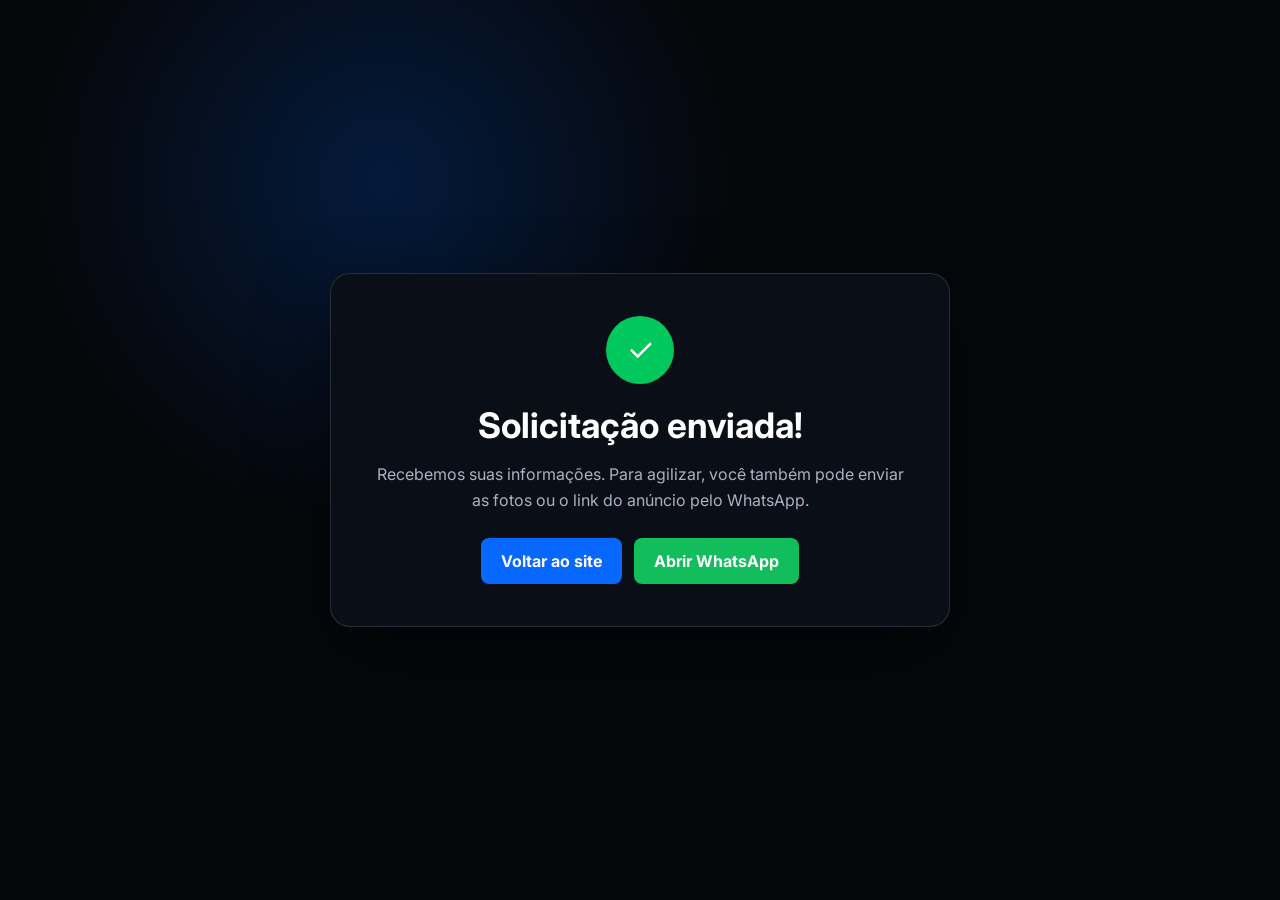
<file: obrigado.html>
<!doctype html>
<html lang="pt-BR">
<head>
  <meta charset="utf-8" />
  <meta name="viewport" content="width=device-width, initial-scale=1" />
  <title>Mensagem enviada | SX ImobiVision</title>
  <link rel="preconnect" href="https://fonts.googleapis.com" />
  <link rel="preconnect" href="https://fonts.gstatic.com" crossorigin />
  <link href="https://fonts.googleapis.com/css2?family=Inter:wght@400;600;700;800&display=swap" rel="stylesheet" />
  <style>
    *{box-sizing:border-box} body{margin:0;min-height:100vh;display:grid;place-items:center;background:radial-gradient(circle at 30% 20%,rgba(0,103,255,.2),transparent 30%),#05070b;color:#fff;font-family:Inter,sans-serif;padding:20px}.card{max-width:620px;text-align:center;padding:42px;border:1px solid rgba(255,255,255,.13);border-radius:20px;background:#0a0f17;box-shadow:0 30px 80px rgba(0,0,0,.45)}.icon{width:68px;height:68px;border-radius:50%;display:grid;place-items:center;margin:0 auto 20px;background:#00c85c;font-size:32px}h1{font-size:2.2rem;margin:0 0 12px}p{color:#a9b3c0;line-height:1.6}.buttons{display:flex;gap:12px;justify-content:center;flex-wrap:wrap;margin-top:25px}a{color:white;text-decoration:none;font-weight:700;padding:13px 20px;border-radius:8px;background:#0867ff}.whatsapp{background:#12bd5c}
  </style>
</head>
<body>
  <main class="card">
    <div class="icon">✓</div>
    <h1>Solicitação enviada!</h1>
    <p>Recebemos suas informações. Para agilizar, você também pode enviar as fotos ou o link do anúncio pelo WhatsApp.</p>
    <div class="buttons"><a href="/">Voltar ao site</a><a class="whatsapp" href="https://wa.me/5511971249331?text=Ol%C3%A1%21%20Acabei%20de%20enviar%20o%20formul%C3%A1rio%20pelo%20site.">Abrir WhatsApp</a></div>
  </main>
</body>
</html>
</file>
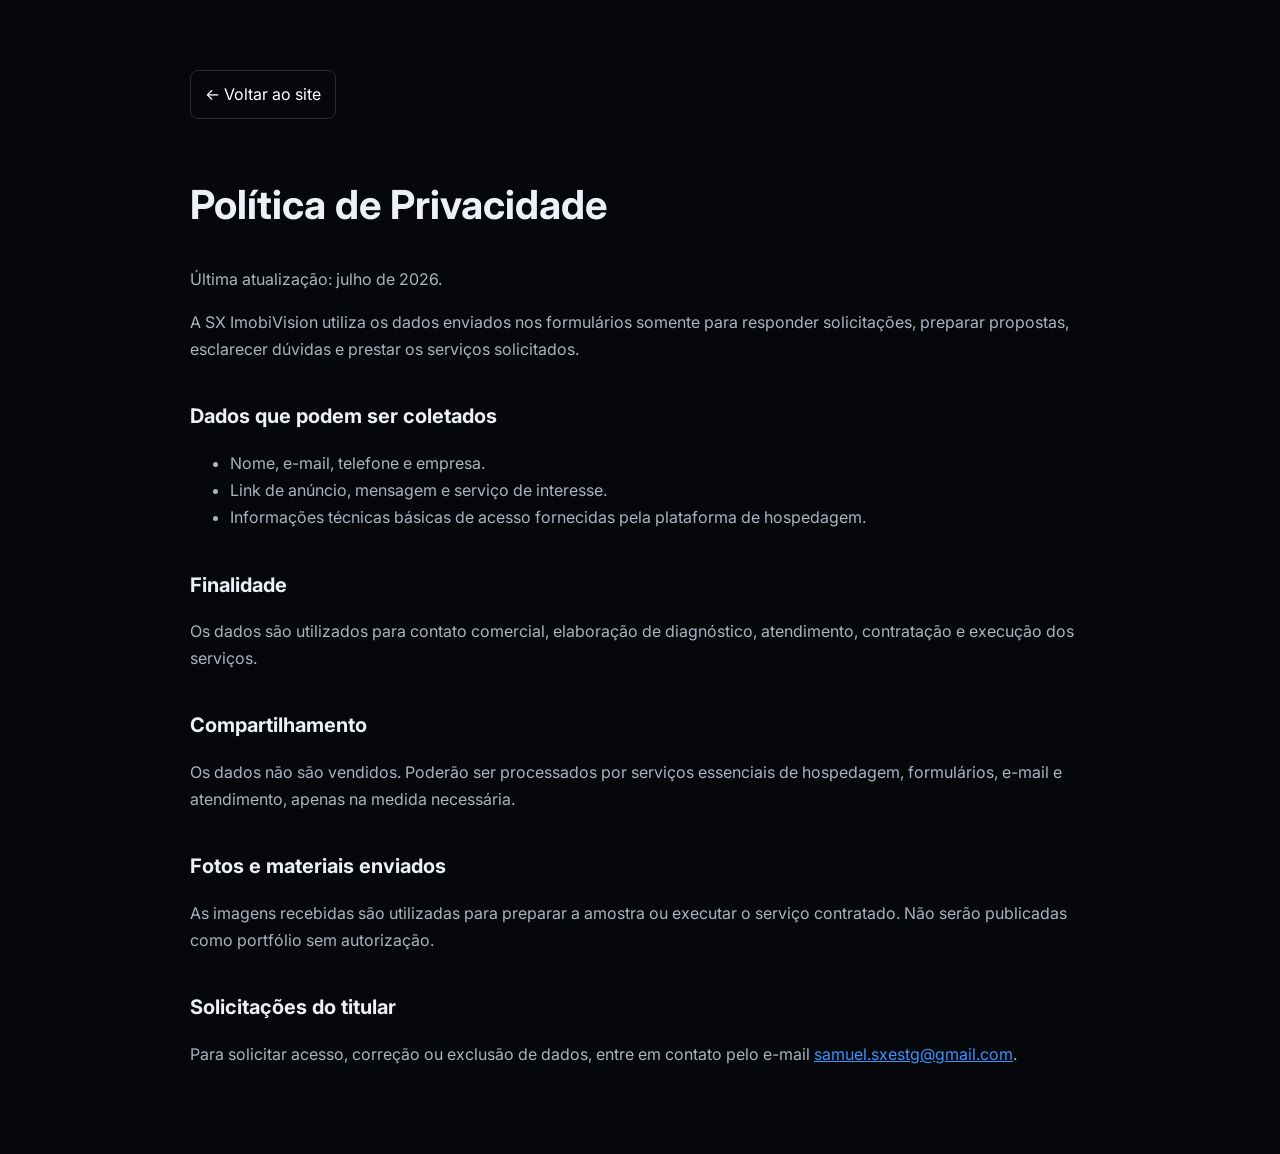
<file: politica-de-privacidade.html>
<!doctype html>
<html lang="pt-BR">
<head>
  <meta charset="utf-8" />
  <meta name="viewport" content="width=device-width, initial-scale=1" />
  <title>Política de Privacidade | SX ImobiVision</title>
  <link rel="preconnect" href="https://fonts.googleapis.com" />
  <link rel="preconnect" href="https://fonts.gstatic.com" crossorigin />
  <link href="https://fonts.googleapis.com/css2?family=Inter:wght@400;600;700;800&display=swap" rel="stylesheet" />
  <style>
    *{box-sizing:border-box}body{margin:0;background:#05070b;color:#edf1f7;font-family:Inter,sans-serif;line-height:1.7}.wrap{width:min(900px,calc(100% - 32px));margin:0 auto;padding:70px 0}a{color:#3c92ff}h1{font-size:2.5rem}h2{margin-top:36px;font-size:1.25rem}p,li{color:#aab4c1}.back{display:inline-block;margin-bottom:25px;padding:10px 14px;border:1px solid rgba(255,255,255,.15);border-radius:8px;text-decoration:none;color:white}
  </style>
</head>
<body>
  <main class="wrap">
    <a class="back" href="/">← Voltar ao site</a>
    <h1>Política de Privacidade</h1>
    <p>Última atualização: julho de 2026.</p>
    <p>A SX ImobiVision utiliza os dados enviados nos formulários somente para responder solicitações, preparar propostas, esclarecer dúvidas e prestar os serviços solicitados.</p>
    <h2>Dados que podem ser coletados</h2>
    <ul><li>Nome, e-mail, telefone e empresa.</li><li>Link de anúncio, mensagem e serviço de interesse.</li><li>Informações técnicas básicas de acesso fornecidas pela plataforma de hospedagem.</li></ul>
    <h2>Finalidade</h2>
    <p>Os dados são utilizados para contato comercial, elaboração de diagnóstico, atendimento, contratação e execução dos serviços.</p>
    <h2>Compartilhamento</h2>
    <p>Os dados não são vendidos. Poderão ser processados por serviços essenciais de hospedagem, formulários, e-mail e atendimento, apenas na medida necessária.</p>
    <h2>Fotos e materiais enviados</h2>
    <p>As imagens recebidas são utilizadas para preparar a amostra ou executar o serviço contratado. Não serão publicadas como portfólio sem autorização.</p>
    <h2>Solicitações do titular</h2>
    <p>Para solicitar acesso, correção ou exclusão de dados, entre em contato pelo e-mail <a href="mailto:samuel.sxestg@gmail.com">samuel.sxestg@gmail.com</a>.</p>
  </main>
</body>
</html>
</file>
